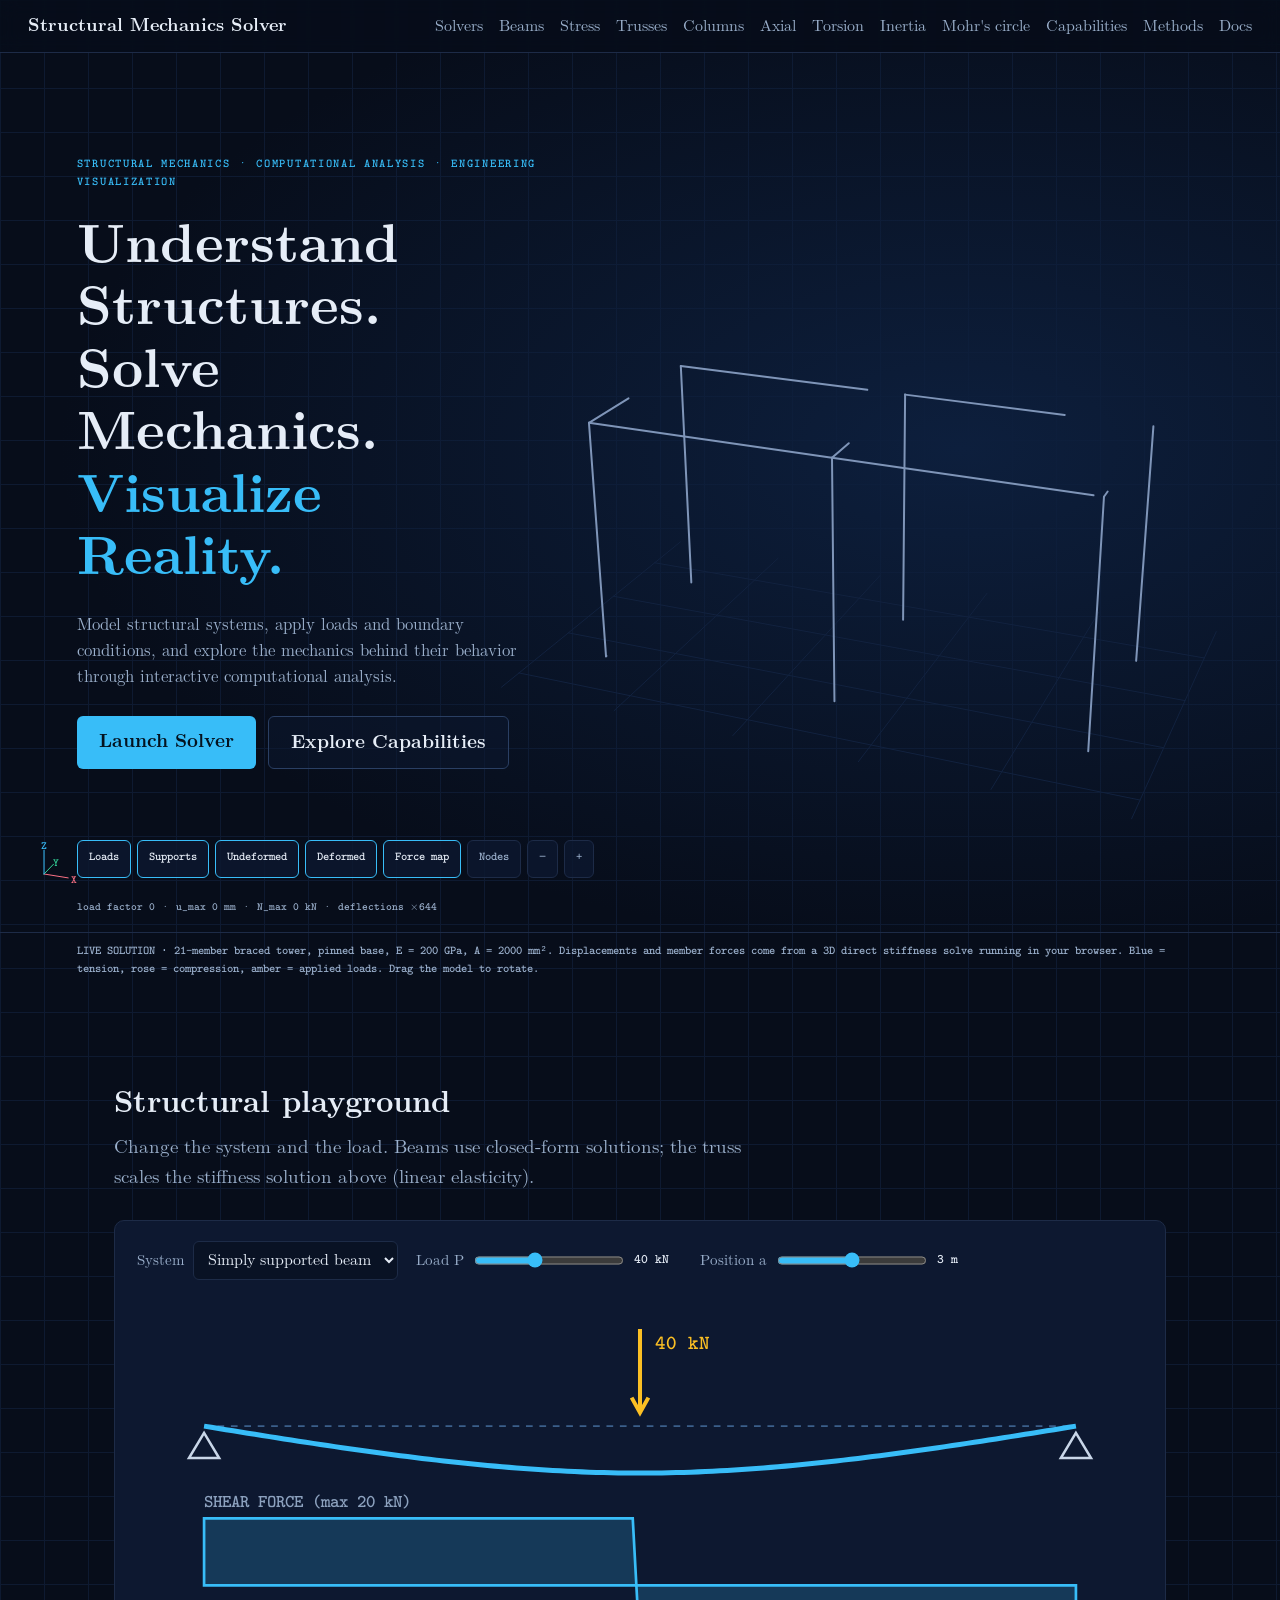
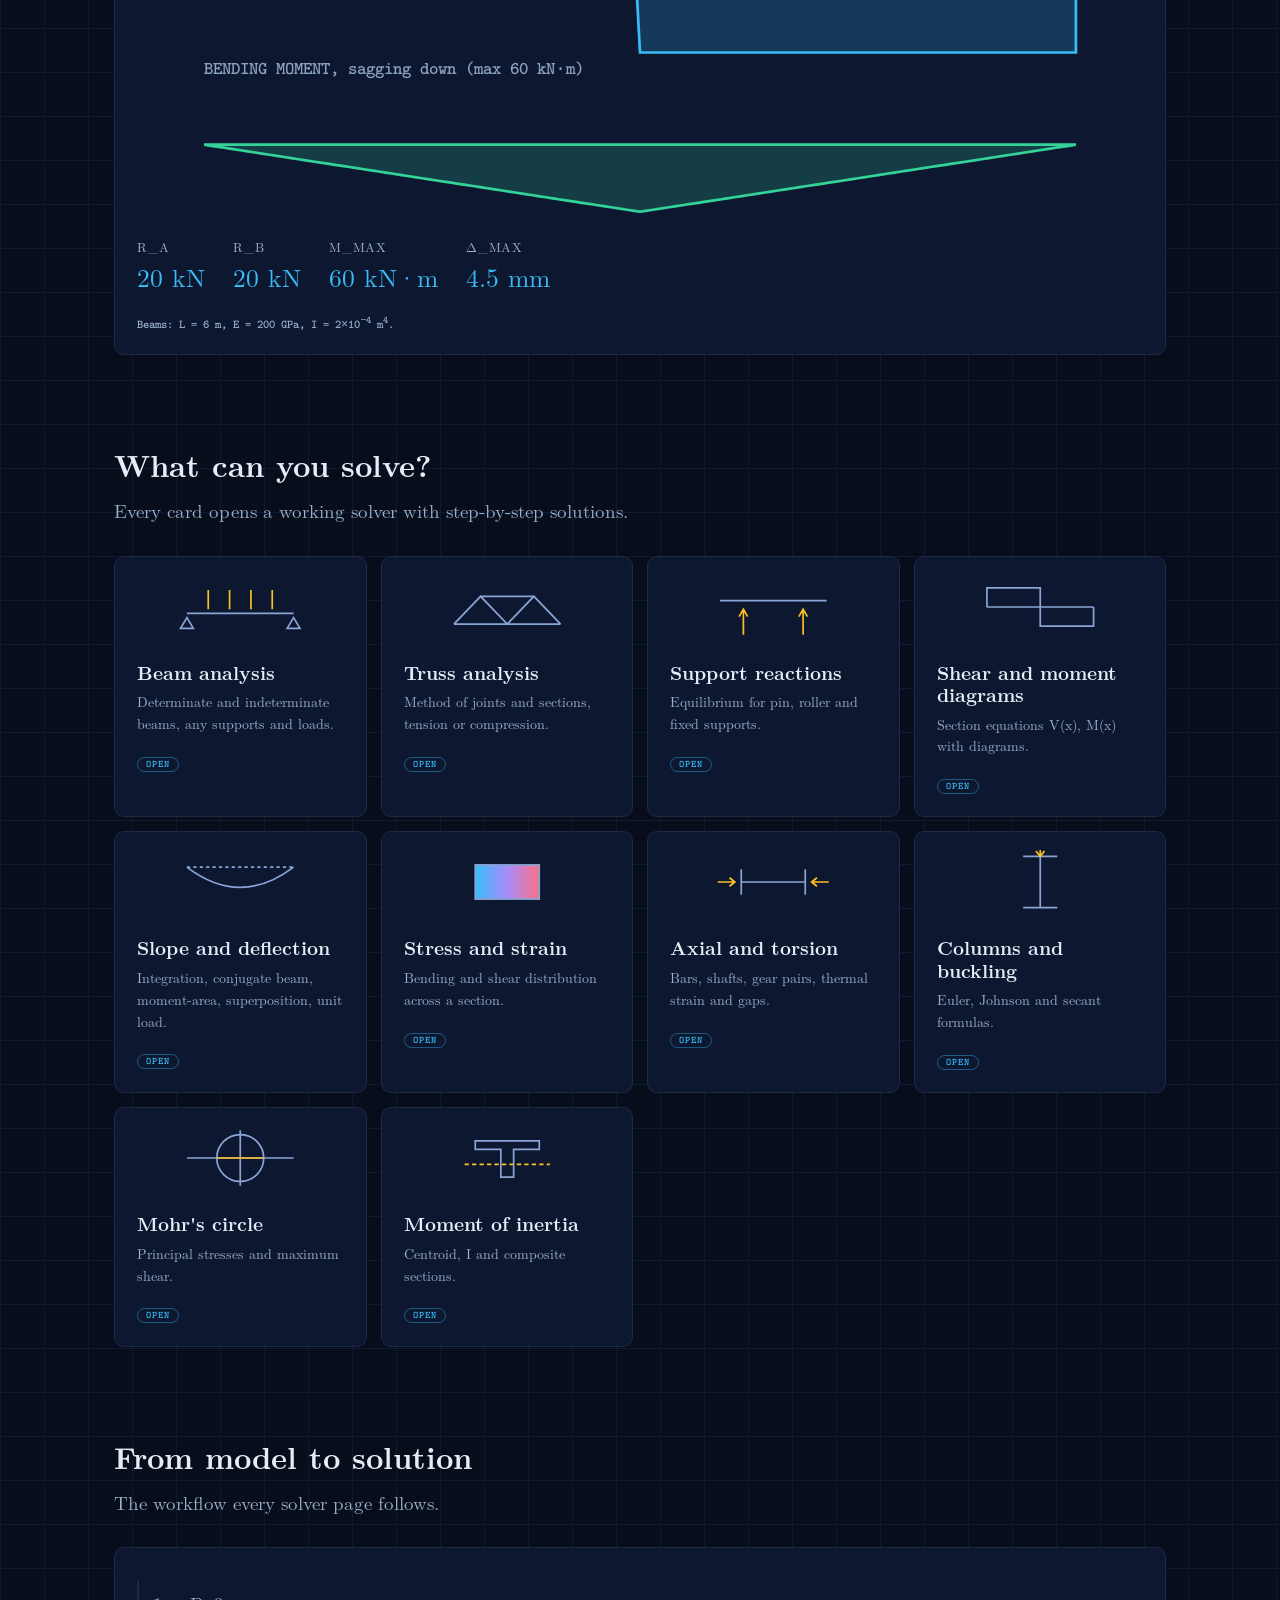
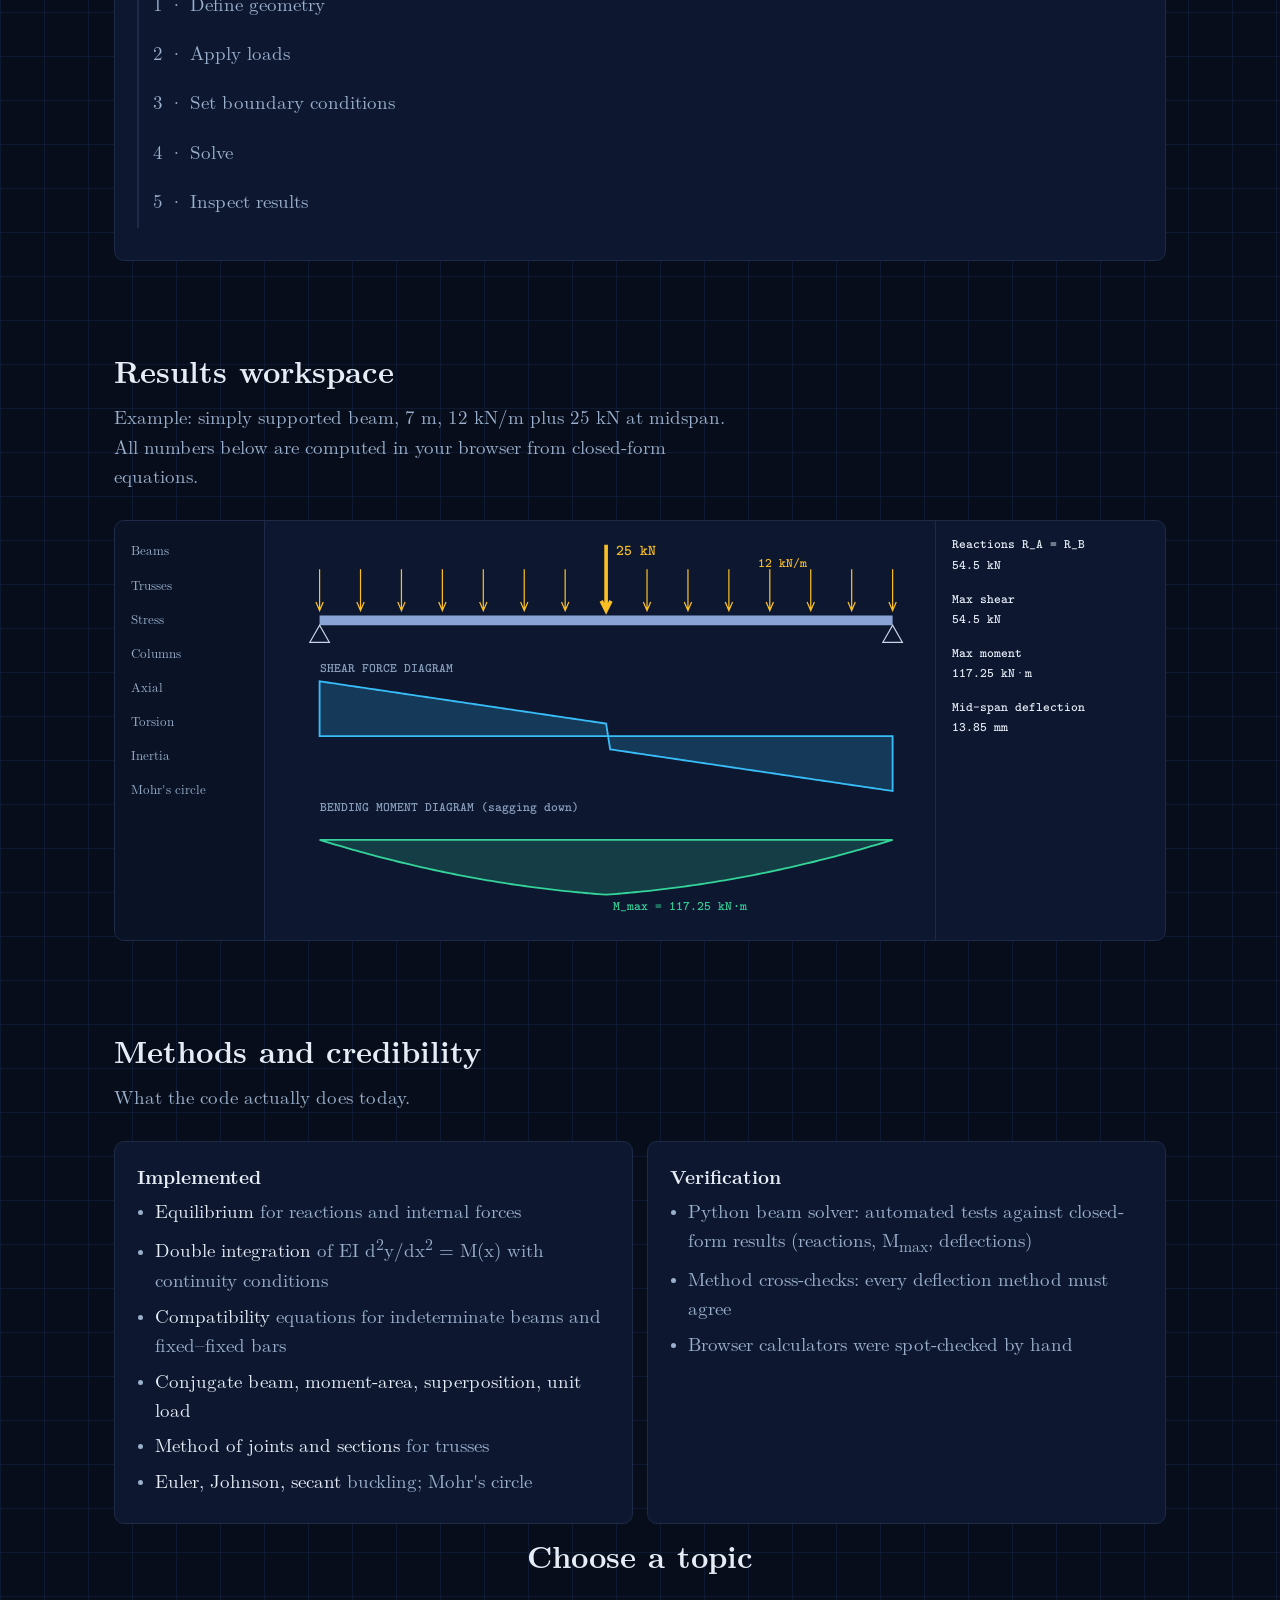
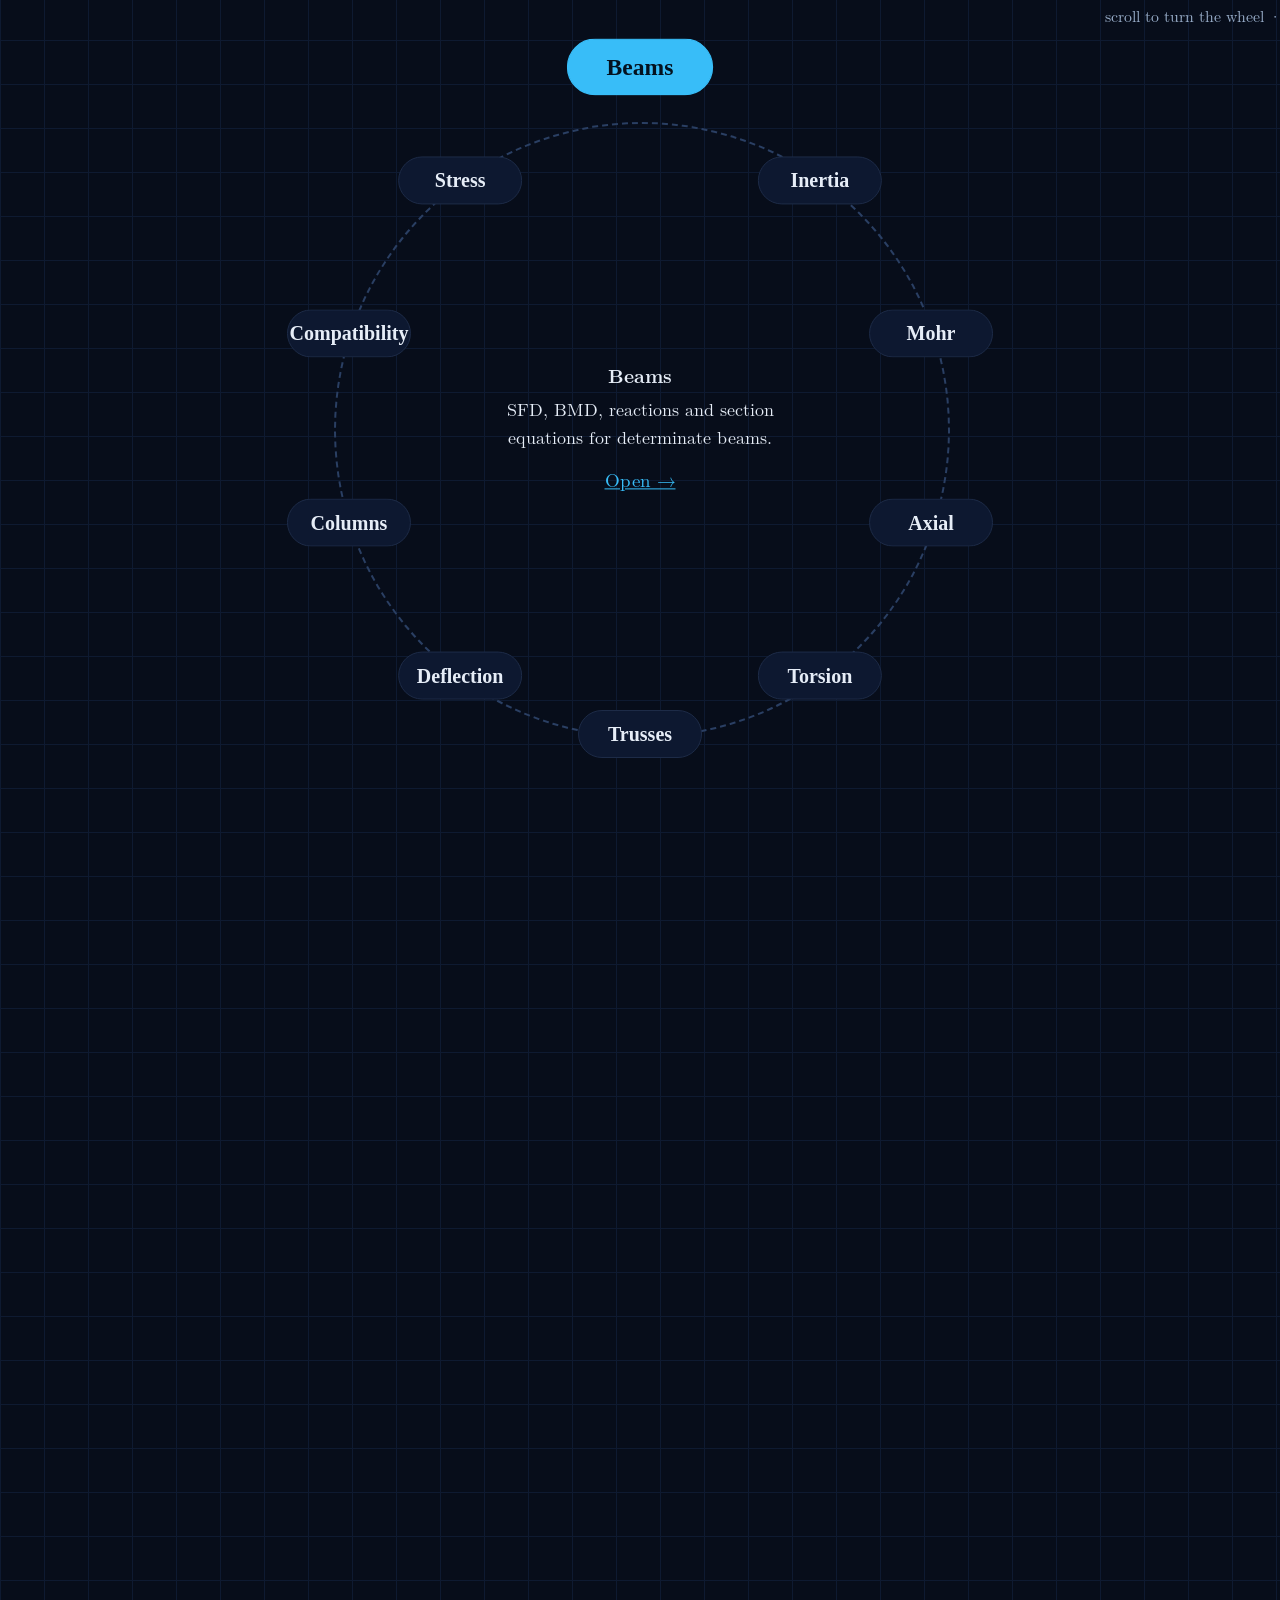
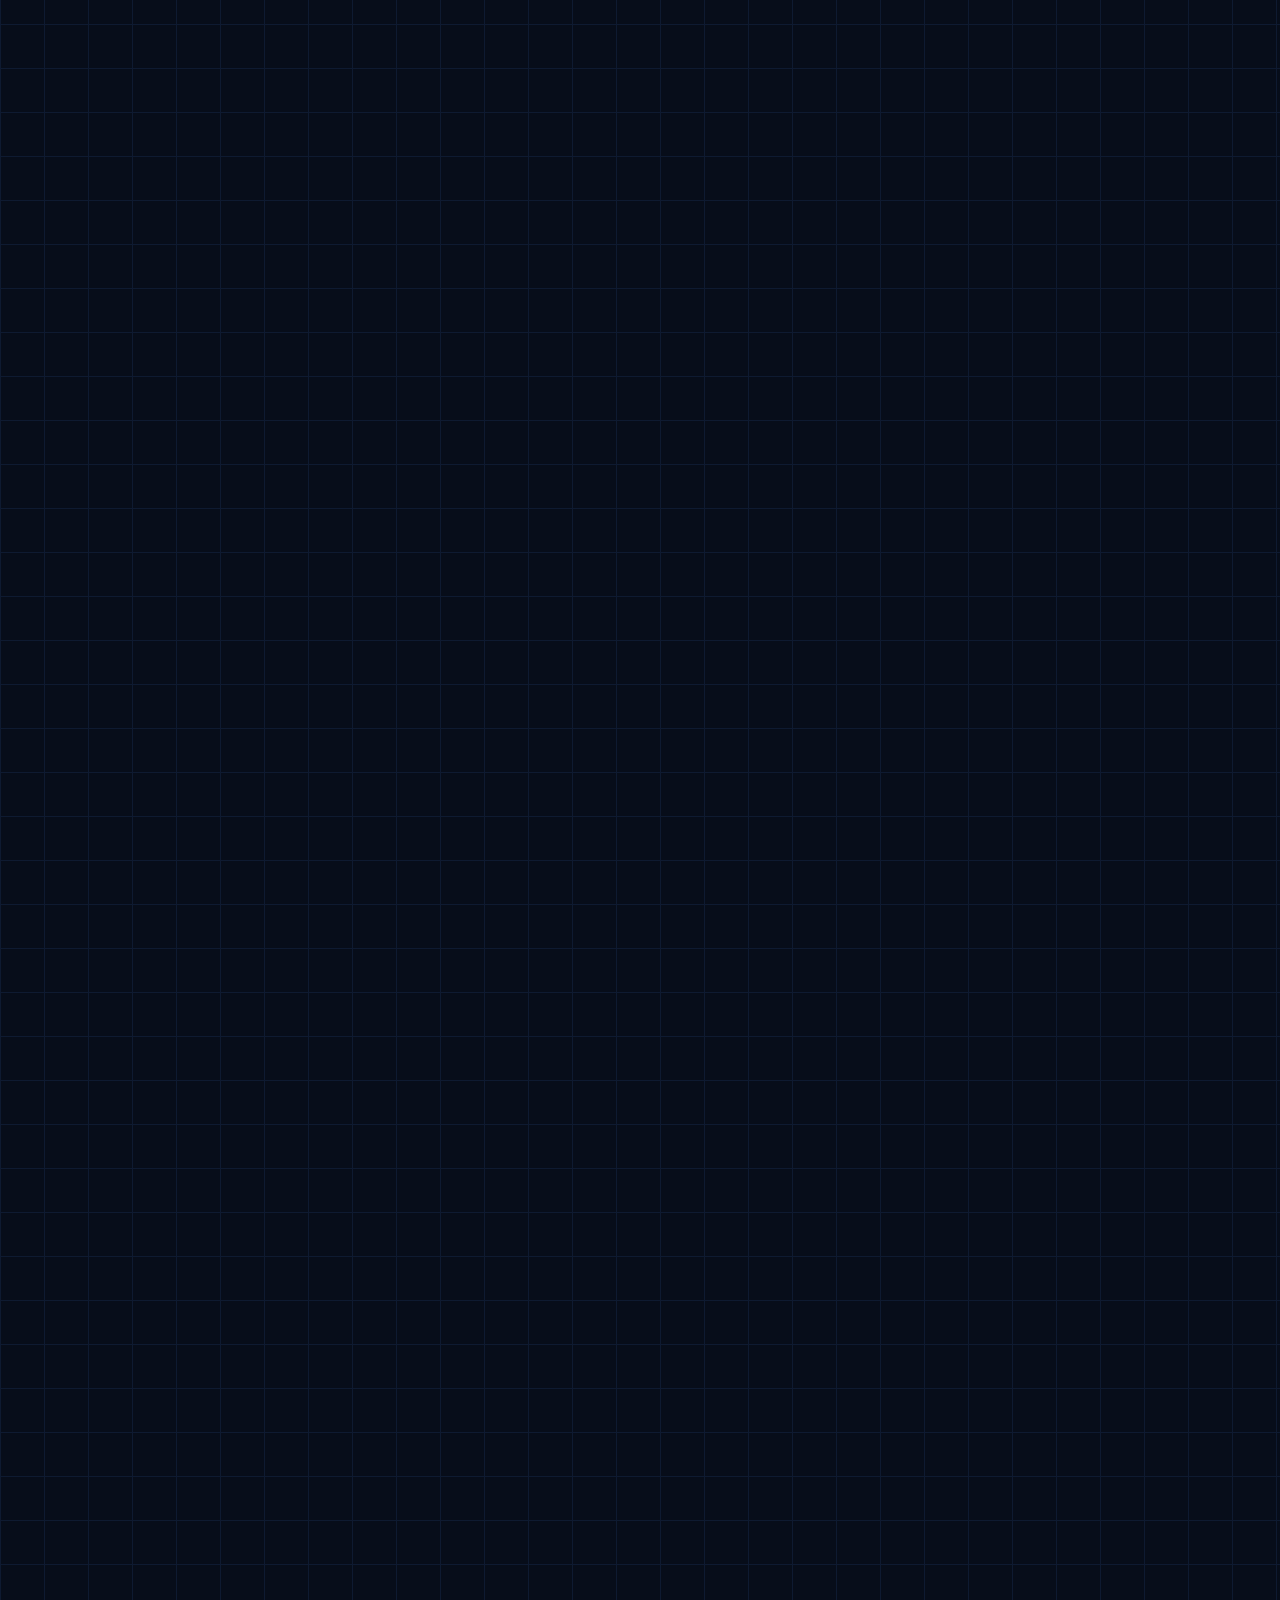
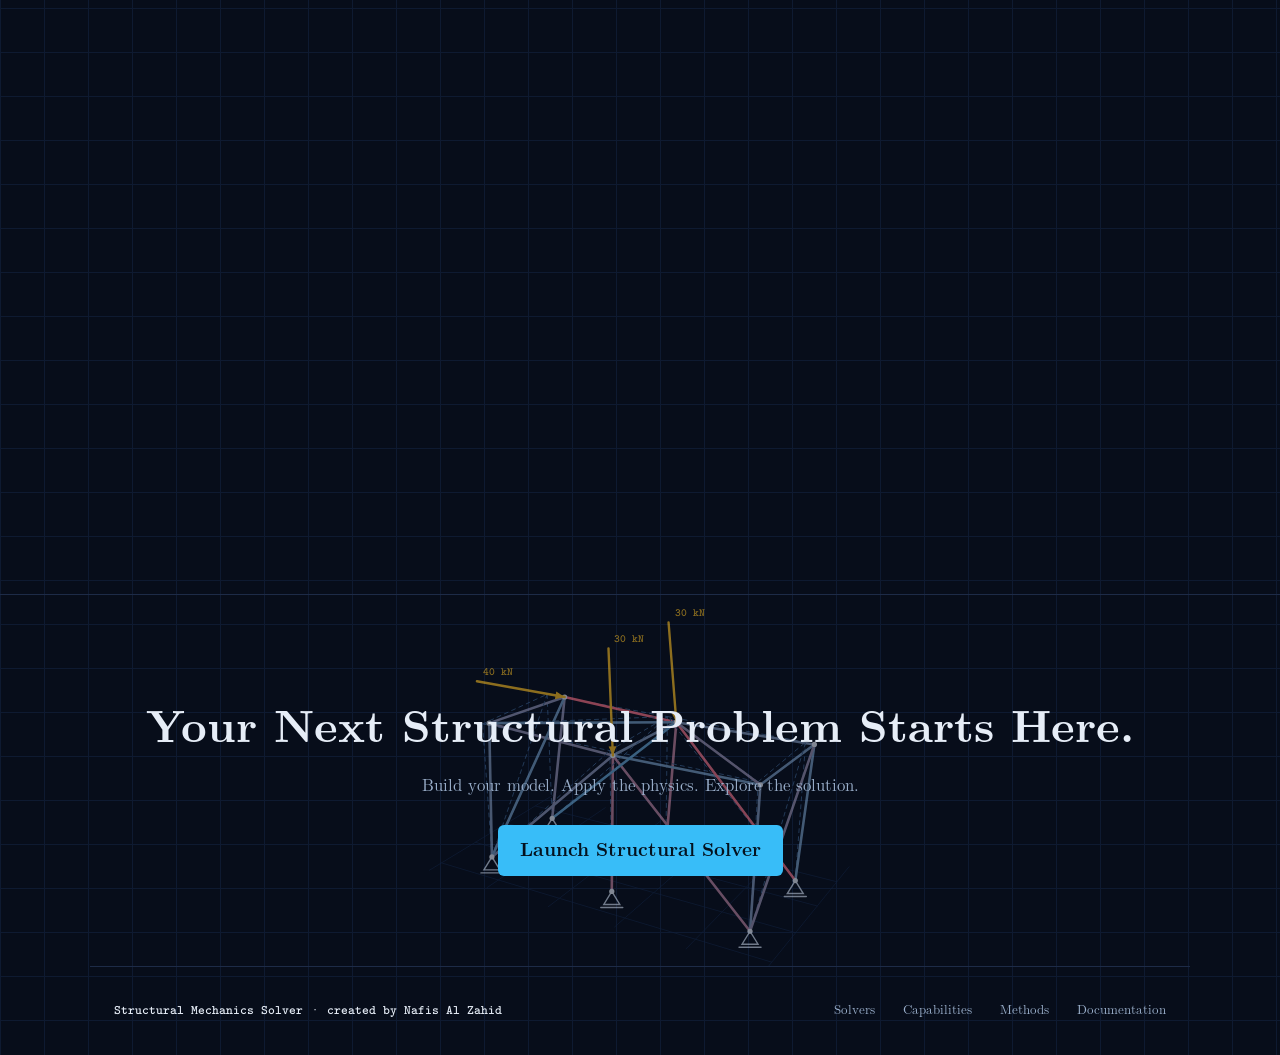
<file: public/index.html>
<!doctype html><html lang="en"><head><meta charset="utf-8"><meta name="viewport" content="width=device-width,initial-scale=1"><title>Structural Mechanics Solver</title>
<link rel="stylesheet" href="assets/base.css"><style>
.kick{color:var(--acc);font-size:12px;letter-spacing:.14em;margin:0 0 18px}.sec{max-width:1100px;margin:0 auto;padding:84px 24px 0}.sub{color:var(--soft);max-width:640px;margin:.2em 0 28px}.note{color:var(--soft);font-size:12px;font-family:"CM Typewriter",monospace;margin:14px 0 0}
.hero{position:relative;min-height:min(100vh,880px);display:flex;align-items:center;overflow:hidden;border-bottom:1px solid var(--line);background:radial-gradient(900px 500px at 75% 45%,#0d1f3d,transparent)}
.hero canvas{position:absolute;inset:0;width:100%;height:100%;z-index:1}.hero-txt{position:relative;z-index:2;max-width:560px;padding:70px 24px 130px 6vw;pointer-events:none}.hero-txt .btnrow{pointer-events:auto}
.hero h1 span{color:var(--acc)}.lead{color:var(--soft);font-size:1.05rem;max-width:480px}.btnrow{display:flex;gap:12px;flex-wrap:wrap;margin-top:26px}
.btn{display:inline-block;padding:11px 22px;border-radius:6px;font-weight:600;text-decoration:none;transition:transform .25s,border-color .25s}.btn:hover{transform:translateY(-2px)}.btn.p{background:var(--acc);color:#04121f}.btn.s{border:1px solid #2a3f63;color:var(--ink);background:#0d183080}.btn.s:hover{border-color:var(--acc)}.nav a.btn{color:#04121f}
.hero-ctl{position:absolute;left:6vw;bottom:54px;z-index:3;display:flex;gap:6px;flex-wrap:wrap}.hero-ctl button{background:#0d1830cc;color:var(--soft);border:1px solid var(--line);padding:5px 11px;font-size:12px;font-family:"CM Typewriter",monospace;font-weight:400}.hero-ctl button.on{color:var(--ink);border-color:var(--acc)}
.hero-ro{position:absolute;left:6vw;right:24px;bottom:16px;z-index:3;margin:0;font-size:11px;color:var(--soft)}
@media(max-width:820px){.hero{display:block}.hero canvas{position:relative;display:block;height:56vh}.hero-txt{padding:36px 20px 0;max-width:none}.hero-ctl{position:static;padding:10px 20px 0}.hero-ro{position:static;padding:10px 20px 18px}}
.pg-ctl{display:flex;gap:18px;flex-wrap:wrap;align-items:center;margin-bottom:10px}.pg-ctl label{flex-direction:row;align-items:center;gap:8px}.pg-ctl b{font:500 13px "CM Typewriter",monospace;color:var(--ink);min-width:48px}#pg-svg,#ws-svg{width:100%;height:auto;display:block;font-family:"CM Typewriter",monospace}input[type=range]{width:150px;padding:0;accent-color:var(--acc)}
.grid3{display:grid;grid-template-columns:repeat(auto-fill,minmax(240px,1fr));gap:14px}.cap{display:block;text-decoration:none;color:var(--ink);transition:transform .25s,border-color .25s}.cap:hover{transform:translateY(-3px);border-color:var(--acc)}.cap svg{width:100%;height:64px;margin-bottom:8px;fill:none;stroke:#8aa4d6;stroke-width:1.6}.cap .a{stroke:#fbbf24}.cap p{color:var(--soft);font-size:14px;margin:.2em 0 10px}
.tag{font:500 10px "CM Typewriter",monospace;letter-spacing:.1em;padding:2px 8px;border-radius:99px;border:1px solid}.live{color:var(--acc);border-color:#38bdf866}.plan{color:var(--amber);border-color:#fbbf2466}
.proc{display:grid;grid-template-columns:minmax(220px,300px) 1fr;gap:24px;align-items:center}@media(max-width:760px){.proc{grid-template-columns:1fr}}#steps{list-style:none;padding:0;margin:0}#steps li{padding:10px 14px;border-left:2px solid var(--line);color:var(--soft);transition:.4s}#steps li.on{color:var(--ink);border-color:var(--amber);background:#0d1830}#proc [data-s]{opacity:0;transition:opacity .6s}#pbar{transition:width 1.6s}
.ws{display:grid;grid-template-columns:150px 1fr 230px;padding:0;overflow:hidden;font-size:13px}@media(max-width:860px){.ws{grid-template-columns:1fr}.ws aside{display:none}}.ws aside{background:#0a1326;border-right:1px solid var(--line);padding:14px 0}.ws aside a{display:block;padding:7px 16px;color:var(--soft);text-decoration:none}.ws aside a:hover{color:var(--ink);background:#0d1830}.ws .main{padding:14px 18px}.ws .res{border-left:1px solid var(--line);padding:14px 16px}.ws .res div{margin-bottom:14px}.res b{display:block;font-weight:500}
.meth{display:grid;grid-template-columns:repeat(auto-fit,minmax(280px,1fr));gap:14px}.meth li{margin:6px 0;color:var(--soft)}.meth ul{padding-left:18px;margin:8px 0}.meth b{color:var(--ink);font-weight:500}pre{background:#091224;border:1px solid var(--line);border-radius:8px;padding:14px;overflow:auto;font-size:13px;color:#c9d6e8}
.cta{position:relative;margin-top:90px;border-top:1px solid var(--line);text-align:center;padding:90px 20px;overflow:hidden}.cta canvas{position:absolute;inset:0;width:100%;height:100%;opacity:.55}.cta div{position:relative}.cta .btnrow{justify-content:center}
footer{border-top:1px solid var(--line);padding:34px 24px;display:flex;gap:28px;flex-wrap:wrap;color:var(--soft);font-size:13px;max-width:1100px;margin:0 auto}footer a{color:var(--soft);text-decoration:none}footer a:hover{color:var(--ink)}footer .mono{margin-right:auto;color:var(--ink)}
#wheel{height:420vh;position:relative}.stick{position:sticky;top:0;height:100vh;overflow:hidden;text-align:center}
.stick>h2{position:absolute;width:100%;top:2vh;margin:0}.stick>small{position:absolute;width:100%;top:9vh;color:var(--soft)}
.ring{position:absolute;left:50%;top:56%;width:0;height:0}
.ring::before{content:"";position:absolute;width:var(--d);height:var(--d);left:calc(var(--d)/-2);top:calc(var(--d)/-2);border:2px dashed var(--sage);border-radius:50%}
.node{position:absolute;left:-62px;top:-24px;width:124px;height:48px;border-radius:24px;font:700 1.25rem Caveat;background:var(--card);color:var(--ink);border:1px solid var(--line);padding:0;transition:background .3s,color .3s,scale .3s}
.node.on{background:var(--acc);color:#04121f;scale:1.18;border-color:var(--acc)}.node.soon:not(.on){opacity:.65}
.core{position:absolute;left:50%;top:56%;transform:translate(-50%,-50%);width:min(36vmin,340px)}.core p{font-size:.95em;margin:.3em 0 .8em}
.core .cta{border:0;font:inherit}.core .cta[disabled]{background:var(--soft);cursor:default}
</style></head><body id="top">
<svg width="0" height="0" style="position:absolute"><defs><linearGradient id="gs" x1="0" x2="1"><stop offset="0" stop-color="#38bdf8"/><stop offset=".5" stop-color="#a78bfa"/><stop offset="1" stop-color="#fb7185"/></linearGradient></defs></svg>
<script src="assets/nav.js" data-root=""></script>
<header class="hero"><div class="hero-txt"><p class="kick mono">STRUCTURAL MECHANICS · COMPUTATIONAL ANALYSIS · ENGINEERING VISUALIZATION</p>
<h1>Understand Structures.<br>Solve Mechanics.<br><span>Visualize Reality.</span></h1><p class="lead">Model structural systems, apply loads and boundary conditions, and explore the mechanics behind their behavior through interactive computational analysis.</p>
<div class="btnrow"><a class="btn p" href="solvers/index.html">Launch Solver</a><a class="btn s" href="#cap">Explore Capabilities</a></div></div>
<canvas id="hero-cv" role="img" aria-label="Interactive 3D braced tower: members assemble, loads apply, and the computed deformed shape appears. Drag to rotate."></canvas>
<div class="hero-ctl" id="hero-ctl"><button data-l="loads" class="on">Loads</button><button data-l="supports" class="on">Supports</button><button data-l="undef" class="on">Undeformed</button><button data-l="def" class="on">Deformed</button><button data-l="force" class="on">Force map</button><button data-l="labels">Nodes</button><button data-z="-" aria-label="Zoom out">−</button><button data-z="+" aria-label="Zoom in">+</button></div>
<p class="hero-ro mono" id="hero-ro"></p></header>
<p class="note" style="padding:10px 6vw;margin:0">LIVE SOLUTION · 21-member braced tower, pinned base, E = 200 GPa, A = 2000 mm². Displacements and member forces come from a 3D direct stiffness solve running in your browser. Blue = tension, rose = compression, amber = applied loads. Drag the model to rotate.</p>
<section class="sec rv" id="play"><h2>Structural playground</h2><p class="sub">Change the system and the load. Beams use closed-form solutions; the truss scales the stiffness solution above (linear elasticity).</p>
<div class="card"><div class="pg-ctl"><label>System <select id="pg-sys"><option value="ss">Simply supported beam</option><option value="cant">Cantilever beam</option><option value="truss">3D truss (front view)</option></select></label><label>Load P <input id="pg-p" type="range" min="1" max="100" value="40"><b id="pg-pv"></b></label><label>Position a <input id="pg-a" type="range" min="0.5" max="5.5" step="0.5" value="3"><b id="pg-av"></b></label></div>
<svg id="pg-svg" viewBox="0 0 600 322" role="img" aria-label="Playground result"></svg><div class="big" id="pg-out" style="margin-top:8px"></div>
<p class="note">Beams: L = 6 m, E = 200 GPa, I = 2×10<sup>−4</sup> m<sup>4</sup>.</p></div></section>
<section class="sec" id="cap"><h2 class="rv">What can you solve?</h2><p class="sub rv">Every card opens a working solver with step-by-step solutions.</p><div class="grid3"><a href="beam/index.html" class="card cap rv"><svg viewBox="0 0 120 60" aria-hidden="true"><path d="M10 36H110"/><path class="a" d="M30 14v18m20-18v18m20-18v18m20-18v18"/><path d="M10 40l-6 10h12zM110 40l-6 10h12z"/></svg><h3>Beam analysis</h3><p>Determinate and indeterminate beams, any supports and loads.</p><span class="tag live">OPEN</span></a><a href="truss/index.html" class="card cap rv"><svg viewBox="0 0 120 60" aria-hidden="true"><path d="M10 46H110M10 46L35 20 60 46 85 20 110 46M35 20H85"/></svg><h3>Truss analysis</h3><p>Method of joints and sections, tension or compression.</p><span class="tag live">OPEN</span></a><a href="beam/index.html" class="card cap rv"><svg viewBox="0 0 120 60" aria-hidden="true"><path d="M10 24H110"/><path class="a" d="M32 56V32m-4 7l4 -7l4 7M88 56V32m-4 7l4 -7l4 7"/></svg><h3>Support reactions</h3><p>Equilibrium for pin, roller and fixed supports.</p><span class="tag live">OPEN</span></a><a href="beam/index.html" class="card cap rv"><svg viewBox="0 0 120 60" aria-hidden="true"><path d="M10 30H110"/><path d="M10 30V12H60V48H110V30"/></svg><h3>Shear and moment diagrams</h3><p>Section equations V(x), M(x) with diagrams.</p><span class="tag live">OPEN</span></a><a href="beam/index.html#deflect" class="card cap rv"><svg viewBox="0 0 120 60" aria-hidden="true"><path stroke-dasharray="3 3" d="M10 16H110"/><path d="M10 16Q60 54 110 16"/></svg><h3>Slope and deflection</h3><p>Integration, conjugate beam, moment-area, superposition, unit load.</p><span class="tag live">OPEN</span></a><a href="stress/index.html" class="card cap rv"><svg viewBox="0 0 120 60" aria-hidden="true"><rect x="30" y="14" width="60" height="32" stroke="none" fill="url(#gs)"/><rect x="30" y="14" width="60" height="32"/></svg><h3>Stress and strain</h3><p>Bending and shear distribution across a section.</p><span class="tag live">OPEN</span></a><a href="axial/index.html" class="card cap rv"><svg viewBox="0 0 120 60" aria-hidden="true"><path d="M30 30H90M30 18v24M90 18v24"/><path class="a" d="M8 30h16m-5 -4l5 4l-5 4M112 30H96m5 -4l-5 4l5 4"/></svg><h3>Axial and torsion</h3><p>Bars, shafts, gear pairs, thermal strain and gaps.</p><span class="tag live">OPEN</span></a><a href="columns/index.html" class="card cap rv"><svg viewBox="0 0 120 60" aria-hidden="true"><path d="M60 6V54M44 6h32M44 54h32"/><path class="a" d="M60 0v6m-4 -5l4 5l4 -5"/></svg><h3>Columns and buckling</h3><p>Euler, Johnson and secant formulas.</p><span class="tag live">OPEN</span></a><a href="mohr/index.html" class="card cap rv"><svg viewBox="0 0 120 60" aria-hidden="true"><circle cx="60" cy="30" r="22"/><path d="M10 30H110M60 4V56"/><path class="a" d="M38 30L82 30"/></svg><h3>Mohr's circle</h3><p>Principal stresses and maximum shear.</p><span class="tag live">OPEN</span></a><a href="inertia/index.html" class="card cap rv"><svg viewBox="0 0 120 60" aria-hidden="true"><path d="M30 14h60v8H66v26H54V22H30z"/><path class="a" d="M20 36H100" stroke-dasharray="4 3"/></svg><h3>Moment of inertia</h3><p>Centroid, I and composite sections.</p><span class="tag live">OPEN</span></a></div></section>
<section class="sec rv"><h2>From model to solution</h2><p class="sub">The workflow every solver page follows.</p><div class="proc card" id="proc"><ol id="steps"><li>1 · Define geometry</li><li>2 · Apply loads</li><li>3 · Set boundary conditions</li><li>4 · Solve</li><li>5 · Inspect results</li></ol>
<svg viewBox="0 0 520 210" style="width:100%;font-family:'CM Typewriter','Latin Modern',monospace" aria-hidden="true"><path data-s="1" d="M60 110H460" stroke="#8aa4d6" stroke-width="8"/><g data-s="2" stroke="#fbbf24" fill="none" stroke-width="2.2"><path d="M120 54v46m-5 -9l5 9l5 -9M200 54v46m-5 -9l5 9l5 -9M280 54v46m-5 -9l5 9l5 -9M360 54v46m-5 -9l5 9l5 -9"/></g><g data-s="3" stroke="#c9d6e8" fill="none" stroke-width="1.6"><path d="M60 118l-10 18h20zM460 118l-10 18h20z"/></g>
<g data-s="4"><rect x="70" y="150" width="380" height="6" fill="#16233d"/><rect id="pbar" x="70" y="150" width="0" height="6" fill="#38bdf8"/><text x="70" y="174" fill="#8da2bf" font-size="11">K u = F  →  u, reactions, internal forces</text></g>
<g data-s="5"><path d="M60 196Q260 150 460 196" stroke="#34d399" fill="none" stroke-width="2"/><text x="200" y="40" fill="#34d399" font-size="11">V(x), M(x), y(x)</text></g></svg></div></section>
<section class="sec rv"><h2>Results workspace</h2><p class="sub">Example: simply supported beam, 7 m, 12 kN/m plus 25 kN at midspan. All numbers below are computed in your browser from closed-form equations.</p>
<div class="card ws"><aside><a href="beam/index.html">Beams</a><a href="truss/index.html">Trusses</a><a href="stress/index.html">Stress</a><a href="columns/index.html">Columns</a><a href="axial/index.html">Axial</a><a href="torsion/index.html">Torsion</a><a href="inertia/index.html">Inertia</a><a href="mohr/index.html">Mohr's circle</a></aside>
<div class="main"><svg id="ws-svg" viewBox="0 0 520 320" role="img" aria-label="Beam with shear and moment diagrams"></svg></div><div class="res mono" id="ws-res"></div></div></section>
<section class="sec rv" id="methods"><h2>Methods and credibility</h2><p class="sub">What the code actually does today.</p><div class="meth">
<div class="card"><h3>Implemented</h3><ul><li><b>Equilibrium</b> for reactions and internal forces</li><li><b>Double integration</b> of EI d<sup>2</sup>y/dx<sup>2</sup> = M(x) with continuity conditions</li><li><b>Compatibility</b> equations for indeterminate beams and fixed–fixed bars</li><li><b>Conjugate beam, moment-area, superposition, unit load</b></li><li><b>Method of joints and sections</b> for trusses</li><li><b>Euler, Johnson, secant</b> buckling; Mohr's circle</li></ul></div>
<div class="card"><h3>Verification</h3><ul><li>Python beam solver: automated tests against closed-form results (reactions, M<sub>max</sub>, deflections)</li><li>Method cross-checks: every deflection method must agree</li><li>Browser calculators were spot-checked by hand</li></ul></div>
</div></section>
<section id="wheel" aria-label="Browse by topic"><div class="stick"><h2>Choose a topic</h2><small>scroll to turn the wheel · tap a topic to jump to it</small>
<div class="ring" id="ring"></div>
<div class="core"><h3 id="ct"></h3><p id="cd"></p><a class="cta" id="cb" href="#">Open</a></div></div></section>
<section class="cta"><canvas id="cta-cv" aria-hidden="true"></canvas><div><h2 style="font-size:clamp(1.8rem,4vw,2.8rem)">Your Next Structural Problem Starts Here.</h2><p class="lead" style="margin:0 auto 24px">Build your model. Apply the physics. Explore the solution.</p><div class="btnrow"><a class="btn p" href="solvers/index.html">Launch Structural Solver</a></div></div></section>
<footer><span class="mono">Structural Mechanics Solver · created by Nafis Al Zahid</span><a href="solvers/index.html">Solvers</a><a href="#cap">Capabilities</a><a href="#methods">Methods</a><a href="docs/index.html">Documentation</a></footer>
<script>const I=[["Beams","SFD, BMD, reactions and section equations for determinate beams.","beam/index.html"],["Inertia","Centroids and moments of inertia, with parallel-axis working.","inertia/index.html"],["Mohr","Principal stresses, max shear and Mohr's circle for plane stress.","mohr/index.html"],
["Axial","Stepped bars, thermal strain, gaps and fixed-fixed compatibility.","axial/index.html"],["Torsion","Shafts, gear pairs, power-based shaft sizing, shear stress and twist.","torsion/index.html"],["Trusses","Method of joints and method of sections, tension or compression.","truss/index.html"],["Deflection","Double integration, conjugate beam, moment-area, superposition, unit load.","beam/index.html#deflect"],["Columns","Euler and Johnson buckling, effective length, secant formula.","columns/index.html"],["Compatibility","Indeterminate beams solved with compatibility equations.","beam/index.html#deflect"],["Stress","Bending and shear stress distribution across a section.","stress/index.html"]];
const N=I.length,step=360/N,W=document.getElementById("wheel"),ring=document.getElementById("ring"),$=id=>document.getElementById(id);
const nodes=I.map((it,i)=>{const b=document.createElement("button");b.className="node"+(it[2]?"":" soon");b.textContent=it[0];b.onclick=()=>scrollTo({top:W.offsetTop+i/(N-1)*(W.offsetHeight-innerHeight),behavior:"smooth"});ring.append(b);return b});
let act=-1,tick=0;
function upd(){tick=0;const R=Math.min(innerWidth*.4,innerHeight*.34),p=Math.min(1,Math.max(0,-W.getBoundingClientRect().top/(W.offsetHeight-innerHeight))),rot=p*(N-1)*step,a=Math.round(p*(N-1));
 ring.style.setProperty("--d",2*R+"px");nodes.forEach((n,i)=>{const t=i*step-rot;n.style.transform=`rotate(${t}deg) translateY(${-R}px) rotate(${-t}deg)`});
 if(a!=act){act=a;nodes.forEach((n,i)=>n.classList.toggle("on",i==a));const it=I[a];$("ct").textContent=it[0];$("cd").textContent=it[1];const b=$("cb");if(it[2]){b.href=it[2];b.textContent="Open →";b.removeAttribute("disabled")}else{b.removeAttribute("href");b.textContent="In progress";b.setAttribute("disabled","")}}}
addEventListener("scroll",()=>tick||(tick=requestAnimationFrame(upd)),{passive:true});addEventListener("resize",upd);upd();

</script><script src="assets/lab.js"></script></body></html>
</file>
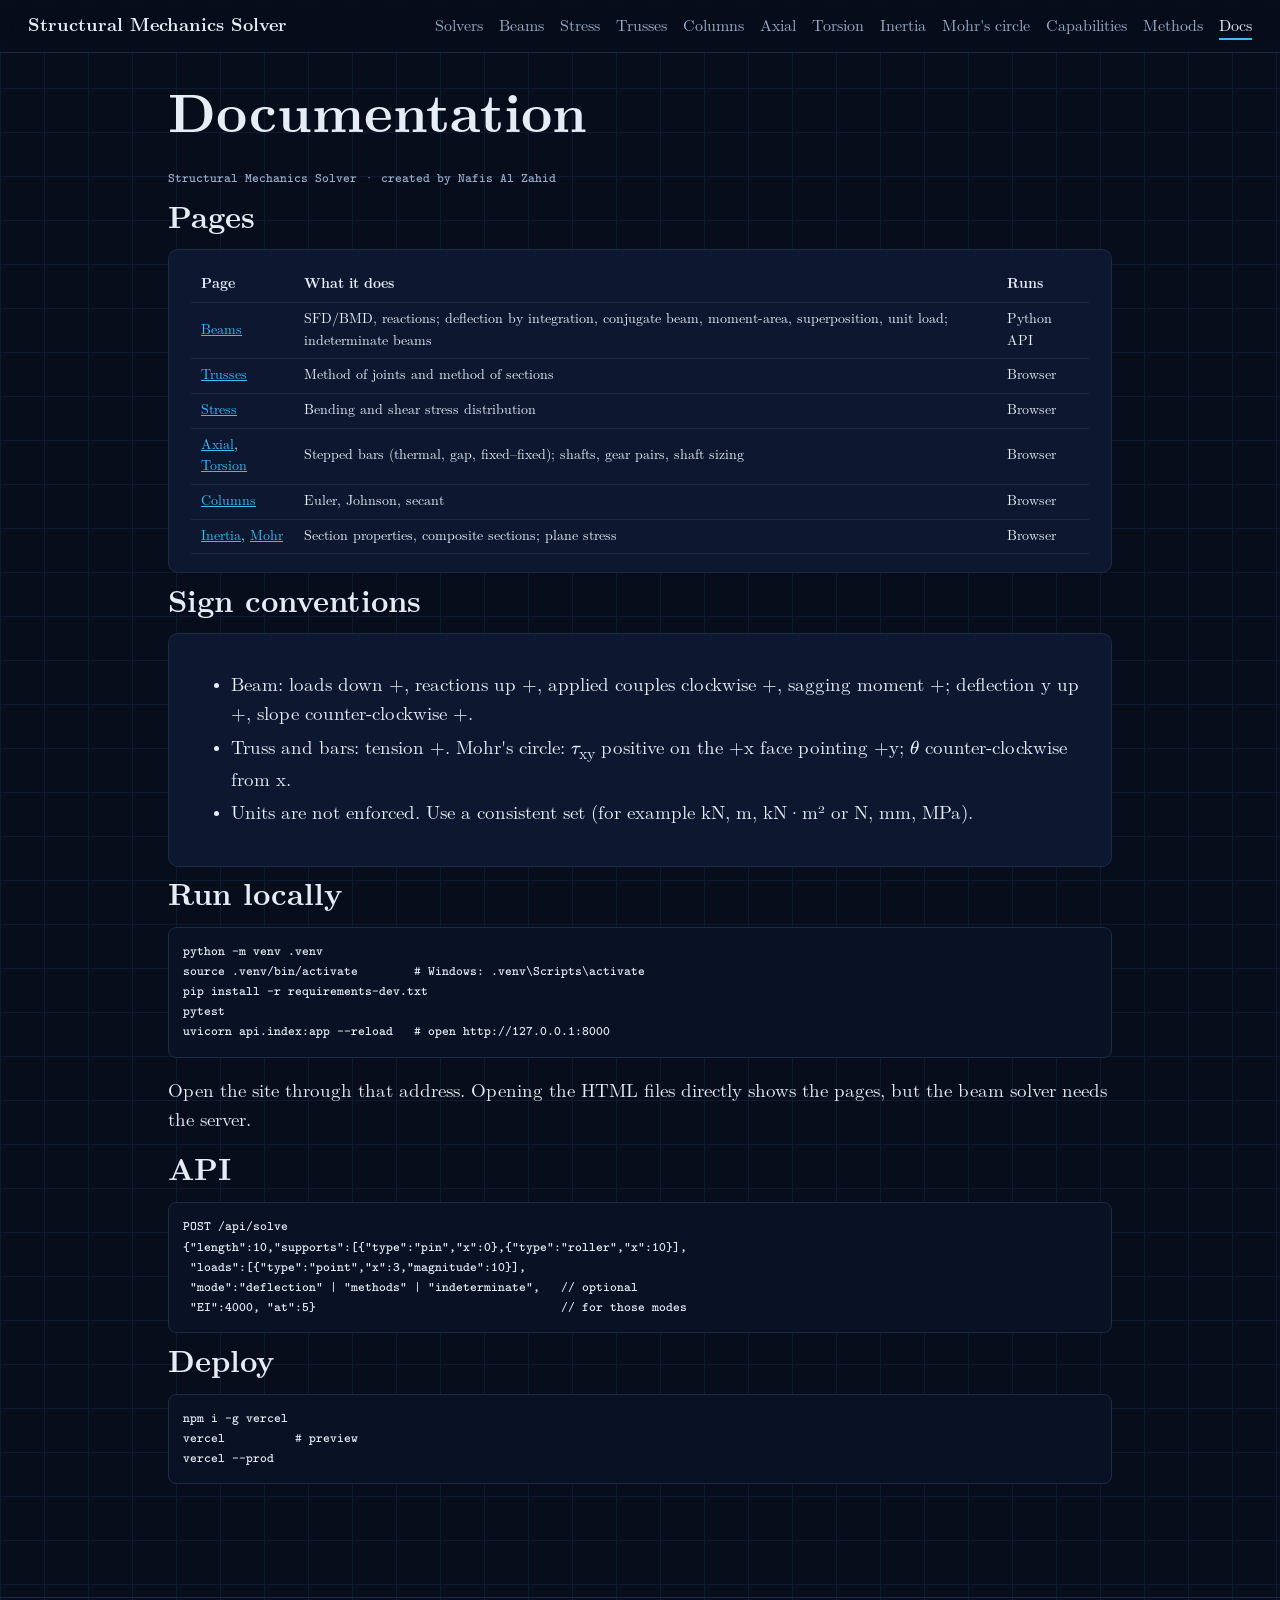
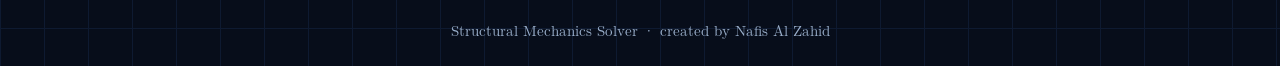
<file: public/docs/index.html>
<!doctype html><html lang="en"><head><meta charset="utf-8"><meta name="viewport" content="width=device-width,initial-scale=1"><title>Documentation · Structural Mechanics Solver</title>
<link rel="stylesheet" href="../assets/base.css">
<style>pre{background:#091224;border:1px solid var(--line);border-radius:8px;padding:14px;overflow:auto;font-size:13px}td,th{text-align:left;border-bottom:1px solid var(--line);padding:6px 10px}table{border-collapse:collapse;width:100%;font-size:14px}li{margin:4px 0}</style></head><body>
<script src="../assets/nav.js" data-root="../"></script>
<main class="page"><h1>Documentation</h1><p class="mono" style="color:var(--soft);font-size:13px">Structural Mechanics Solver · created by Nafis Al Zahid</p>
<h2>Pages</h2><div class="card"><table><tr><th>Page</th><th>What it does</th><th>Runs</th></tr>
<tr><td><a href="../beam/index.html">Beams</a></td><td>SFD/BMD, reactions; deflection by integration, conjugate beam, moment-area, superposition, unit load; indeterminate beams</td><td>Python API</td></tr>
<tr><td><a href="../truss/index.html">Trusses</a></td><td>Method of joints and method of sections</td><td>Browser</td></tr>
<tr><td><a href="../stress/index.html">Stress</a></td><td>Bending and shear stress distribution</td><td>Browser</td></tr>
<tr><td><a href="../axial/index.html">Axial</a>, <a href="../torsion/index.html">Torsion</a></td><td>Stepped bars (thermal, gap, fixed–fixed); shafts, gear pairs, shaft sizing</td><td>Browser</td></tr>
<tr><td><a href="../columns/index.html">Columns</a></td><td>Euler, Johnson, secant</td><td>Browser</td></tr>
<tr><td><a href="../inertia/index.html">Inertia</a>, <a href="../mohr/index.html">Mohr</a></td><td>Section properties, composite sections; plane stress</td><td>Browser</td></tr></table></div>
<h2>Sign conventions</h2><div class="card"><ul><li>Beam: loads down +, reactions up +, applied couples clockwise +, sagging moment +; deflection y up +, slope counter-clockwise +.</li><li>Truss and bars: tension +. Mohr's circle: τ<sub>xy</sub> positive on the +x face pointing +y; θ counter-clockwise from x.</li><li>Units are not enforced. Use a consistent set (for example kN, m, kN·m² or N, mm, MPa).</li></ul></div>
<h2>Run locally</h2><pre>python -m venv .venv
source .venv/bin/activate        # Windows: .venv\Scripts\activate
pip install -r requirements-dev.txt
pytest
uvicorn api.index:app --reload   # open http://127.0.0.1:8000</pre>
<p>Open the site through that address. Opening the HTML files directly shows the pages, but the beam solver needs the server.</p>
<h2>API</h2><pre>POST /api/solve
{"length":10,"supports":[{"type":"pin","x":0},{"type":"roller","x":10}],
 "loads":[{"type":"point","x":3,"magnitude":10}],
 "mode":"deflection" | "methods" | "indeterminate",   // optional
 "EI":4000, "at":5}                                   // for those modes</pre>
<h2>Deploy</h2><pre>npm i -g vercel
vercel          # preview
vercel --prod</pre></main></body></html>
</file>
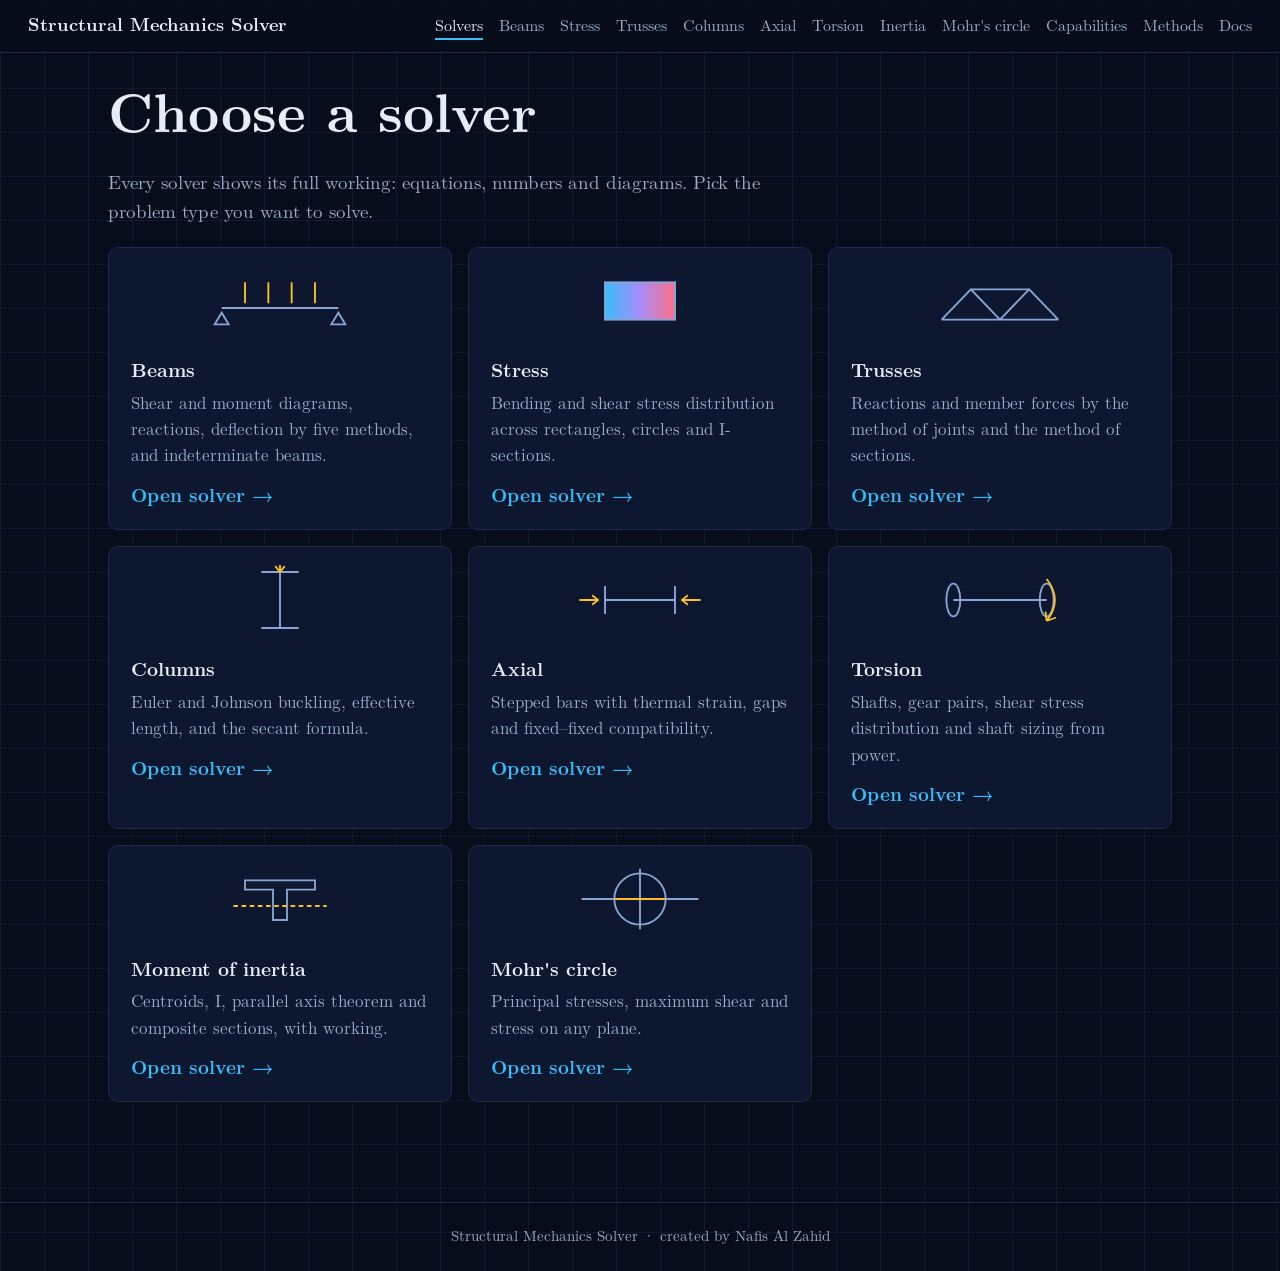
<file: public/solvers/index.html>
<!doctype html><html lang="en"><head><meta charset="utf-8"><meta name="viewport" content="width=device-width,initial-scale=1"><title>Choose a solver · Structural Mechanics Solver</title><link rel="stylesheet" href="../assets/base.css"><style>.hub{display:grid;grid-template-columns:repeat(auto-fill,minmax(260px,1fr));gap:16px}.tool{display:block;text-decoration:none;color:var(--ink);transition:transform .25s,border-color .25s}.tool:hover{transform:translateY(-3px);border-color:var(--acc)}.tool svg{width:100%;height:70px;margin-bottom:8px;fill:none;stroke:#8aa4d6;stroke-width:1.6}.tool .a{stroke:#fbbf24}.tool p{color:var(--soft);margin:.2em 0 12px;font-size:17px}.tool span{color:var(--acc);font-weight:700}</style></head><body><svg width="0" height="0" style="position:absolute"><defs><linearGradient id="gs" x1="0" x2="1"><stop offset="0" stop-color="#38bdf8"/><stop offset=".5" stop-color="#a78bfa"/><stop offset="1" stop-color="#fb7185"/></linearGradient></defs></svg><script src="../assets/nav.js" data-root="../"></script><main class="page" style="max-width:1100px"><h1>Choose a solver</h1><p style="color:var(--soft);max-width:660px">Every solver shows its full working: equations, numbers and diagrams. Pick the problem type you want to solve.</p><div class="hub"><a class="card tool" href="../beam/index.html"><svg viewBox="0 0 120 60" aria-hidden="true"><path d="M10 36H110"/><path class="a" d="M30 14v18m20-18v18m20-18v18m20-18v18"/><path d="M10 40l-6 10h12zM110 40l-6 10h12z"/></svg><h3>Beams</h3><p>Shear and moment diagrams, reactions, deflection by five methods, and indeterminate beams.</p><span>Open solver →</span></a><a class="card tool" href="../stress/index.html"><svg viewBox="0 0 120 60" aria-hidden="true"><rect x="30" y="14" width="60" height="32" stroke="none" fill="url(#gs)"/><rect x="30" y="14" width="60" height="32"/></svg><h3>Stress</h3><p>Bending and shear stress distribution across rectangles, circles and I-sections.</p><span>Open solver →</span></a><a class="card tool" href="../truss/index.html"><svg viewBox="0 0 120 60" aria-hidden="true"><path d="M10 46H110M10 46L35 20 60 46 85 20 110 46M35 20H85"/></svg><h3>Trusses</h3><p>Reactions and member forces by the method of joints and the method of sections.</p><span>Open solver →</span></a><a class="card tool" href="../columns/index.html"><svg viewBox="0 0 120 60" aria-hidden="true"><path d="M60 6V54M44 6h32M44 54h32"/><path class="a" d="M60 0v6m-4 -5l4 5l4 -5"/></svg><h3>Columns</h3><p>Euler and Johnson buckling, effective length, and the secant formula.</p><span>Open solver →</span></a><a class="card tool" href="../axial/index.html"><svg viewBox="0 0 120 60" aria-hidden="true"><path d="M30 30H90M30 18v24M90 18v24"/><path class="a" d="M8 30h16m-5 -4l5 4l-5 4M112 30H96m5 -4l-5 4l5 4"/></svg><h3>Axial</h3><p>Stepped bars with thermal strain, gaps and fixed–fixed compatibility.</p><span>Open solver →</span></a><a class="card tool" href="../torsion/index.html"><svg viewBox="0 0 120 60" aria-hidden="true"><path d="M20 30H100"/><ellipse cx="20" cy="30" rx="6" ry="14"/><ellipse cx="100" cy="30" rx="6" ry="14"/><path class="a" d="M100 12q14 18 0 36m0 0l-1 -8m1 8l8 -3"/></svg><h3>Torsion</h3><p>Shafts, gear pairs, shear stress distribution and shaft sizing from power.</p><span>Open solver →</span></a><a class="card tool" href="../inertia/index.html"><svg viewBox="0 0 120 60" aria-hidden="true"><path d="M30 14h60v8H66v26H54V22H30z"/><path class="a" d="M20 36H100" stroke-dasharray="4 3"/></svg><h3>Moment of inertia</h3><p>Centroids, I, parallel axis theorem and composite sections, with working.</p><span>Open solver →</span></a><a class="card tool" href="../mohr/index.html"><svg viewBox="0 0 120 60" aria-hidden="true"><circle cx="60" cy="30" r="22"/><path d="M10 30H110M60 4V56"/><path class="a" d="M38 30L82 30"/></svg><h3>Mohr's circle</h3><p>Principal stresses, maximum shear and stress on any plane.</p><span>Open solver →</span></a></div></main></body></html>
</file>
<file: public/assets/base.css>
@font-face{font-family:"Latin Modern";src:url(fonts/LM-regular.woff2) format("woff2");font-weight:400;font-style:normal;font-display:swap}
@font-face{font-family:"Latin Modern";src:url(fonts/LM-italic.woff2) format("woff2");font-weight:400;font-style:italic;font-display:swap}
@font-face{font-family:"Latin Modern";src:url(fonts/LM-bold.woff2) format("woff2");font-weight:700;font-style:normal;font-display:swap}
@font-face{font-family:"Latin Modern";src:url(fonts/LM-bold-italic.woff2) format("woff2");font-weight:700;font-style:italic;font-display:swap}
@font-face{font-family:"CM Greek";src:url(fonts/CM-math-italic.woff2) format("woff2");font-weight:400;unicode-range:U+0370-03FF;font-display:swap}
@font-face{font-family:"CM Greek";src:url(fonts/CM-math-bolditalic.woff2) format("woff2");font-weight:700;unicode-range:U+0370-03FF;font-display:swap}
@font-face{font-family:"CM Symbols";src:url(fonts/CM-ams.woff2) format("woff2");unicode-range:U+2190-21FF;font-display:swap}
@font-face{font-family:"CM Typewriter";src:url(fonts/CM-typewriter.woff2) format("woff2");font-display:swap}
:root{--bg:#070d1a;--ink:#e6edf7;--soft:#9bb0cc;--sage:#2a3f63;--rose:#fb7185;--card:#0d1830;--acc:#38bdf8;--amber:#fbbf24;--line:#1d2b47}
*{box-sizing:border-box}html{scroll-behavior:smooth}
body{margin:0;background:var(--bg);color:var(--ink);font:19px/1.55 "Latin Modern","CM Greek","CM Symbols",Georgia,"Times New Roman",serif;background-image:linear-gradient(#0e1a31 1px,transparent 1px),linear-gradient(90deg,#0e1a31 1px,transparent 1px);background-size:44px 44px}
h1,h2,h3{font-weight:700;letter-spacing:0;margin:.4em 0;line-height:1.15}h1{font-size:clamp(2.2rem,4.6vw,3.4rem)}h2{font-size:1.9rem}h3{font-size:1.2rem}
code,.mono,textarea,pre{font-family:"CM Typewriter","Latin Modern","CM Greek","CM Symbols","Courier New",monospace}
a{color:var(--acc)}
.nav{display:flex;gap:16px;align-items:center;padding:12px 28px;position:sticky;top:0;z-index:20;background:#070d1ad9;backdrop-filter:blur(10px);-webkit-backdrop-filter:blur(10px);border-bottom:1px solid var(--line);flex-wrap:wrap;font-size:16px}
.nav a{text-decoration:none;color:var(--soft)}.nav a:hover{color:var(--ink)}.nav .brand{font-weight:700;font-size:18px;color:var(--ink);margin-right:auto}.nav a[aria-current]{color:var(--ink);box-shadow:0 2px 0 var(--acc)}
.sitefoot{border-top:1px solid var(--line);padding:22px 24px;text-align:center;color:var(--soft);font-size:15px;margin-top:40px}
.card{background:var(--card);border:1px solid var(--line);border-radius:10px;padding:18px 22px}
main.page{max-width:980px;margin:0 auto;padding:10px 18px 60px}
input,select,textarea,button{font:inherit;font-size:16px;color:var(--ink);background:#091224;border:1px solid var(--line);border-radius:6px;padding:6px 10px}
input,select,button{height:2.4rem}textarea{width:100%;font-size:14px;line-height:1.4}
button{cursor:pointer;background:var(--acc);color:#04121f;border-color:var(--acc);font-weight:700;padding:0 20px}button:hover{filter:brightness(1.12)}
label{display:flex;flex-direction:column;gap:4px;margin:0;font-size:15px;color:var(--soft)}
.fgrid{display:grid;grid-template-columns:repeat(auto-fill,minmax(170px,1fr));gap:14px 18px;align-items:end;margin:8px 0}.fgrid input,.fgrid select{width:100%}.fgrid button{justify-self:start}
.eq{overflow-x:auto;font-size:.95em}.big{display:flex;gap:28px;flex-wrap:wrap}.big div{font-size:13px;color:var(--soft);text-transform:uppercase;letter-spacing:.06em}.big b{font-weight:400;font-size:1.6rem;color:var(--acc);display:block;text-transform:none;letter-spacing:0}
.rv{opacity:0;transform:translateY(28px);transition:opacity .8s,transform .8s}.rv.in{opacity:1;transform:none}
@media(prefers-reduced-motion:reduce){*{animation:none!important;transition:none!important;scroll-behavior:auto!important}.rv{opacity:1;transform:none}}
</file>
